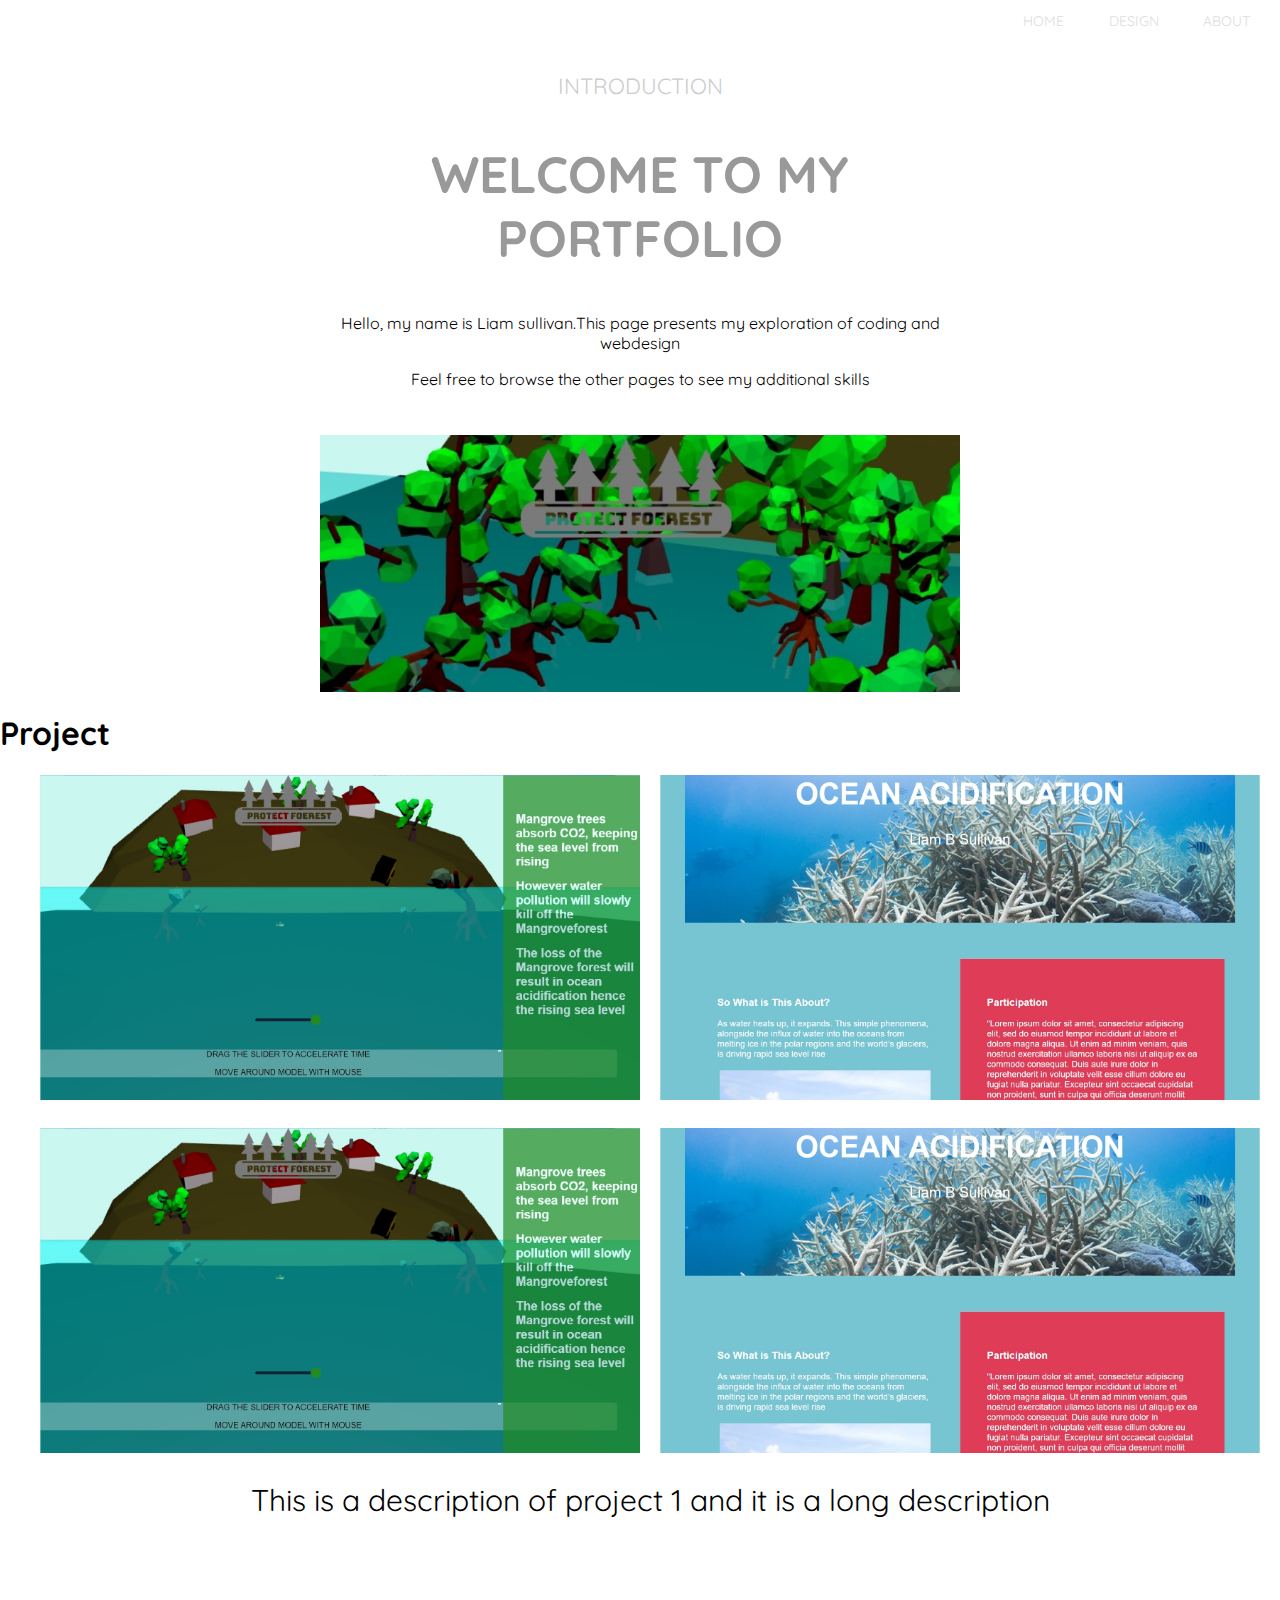
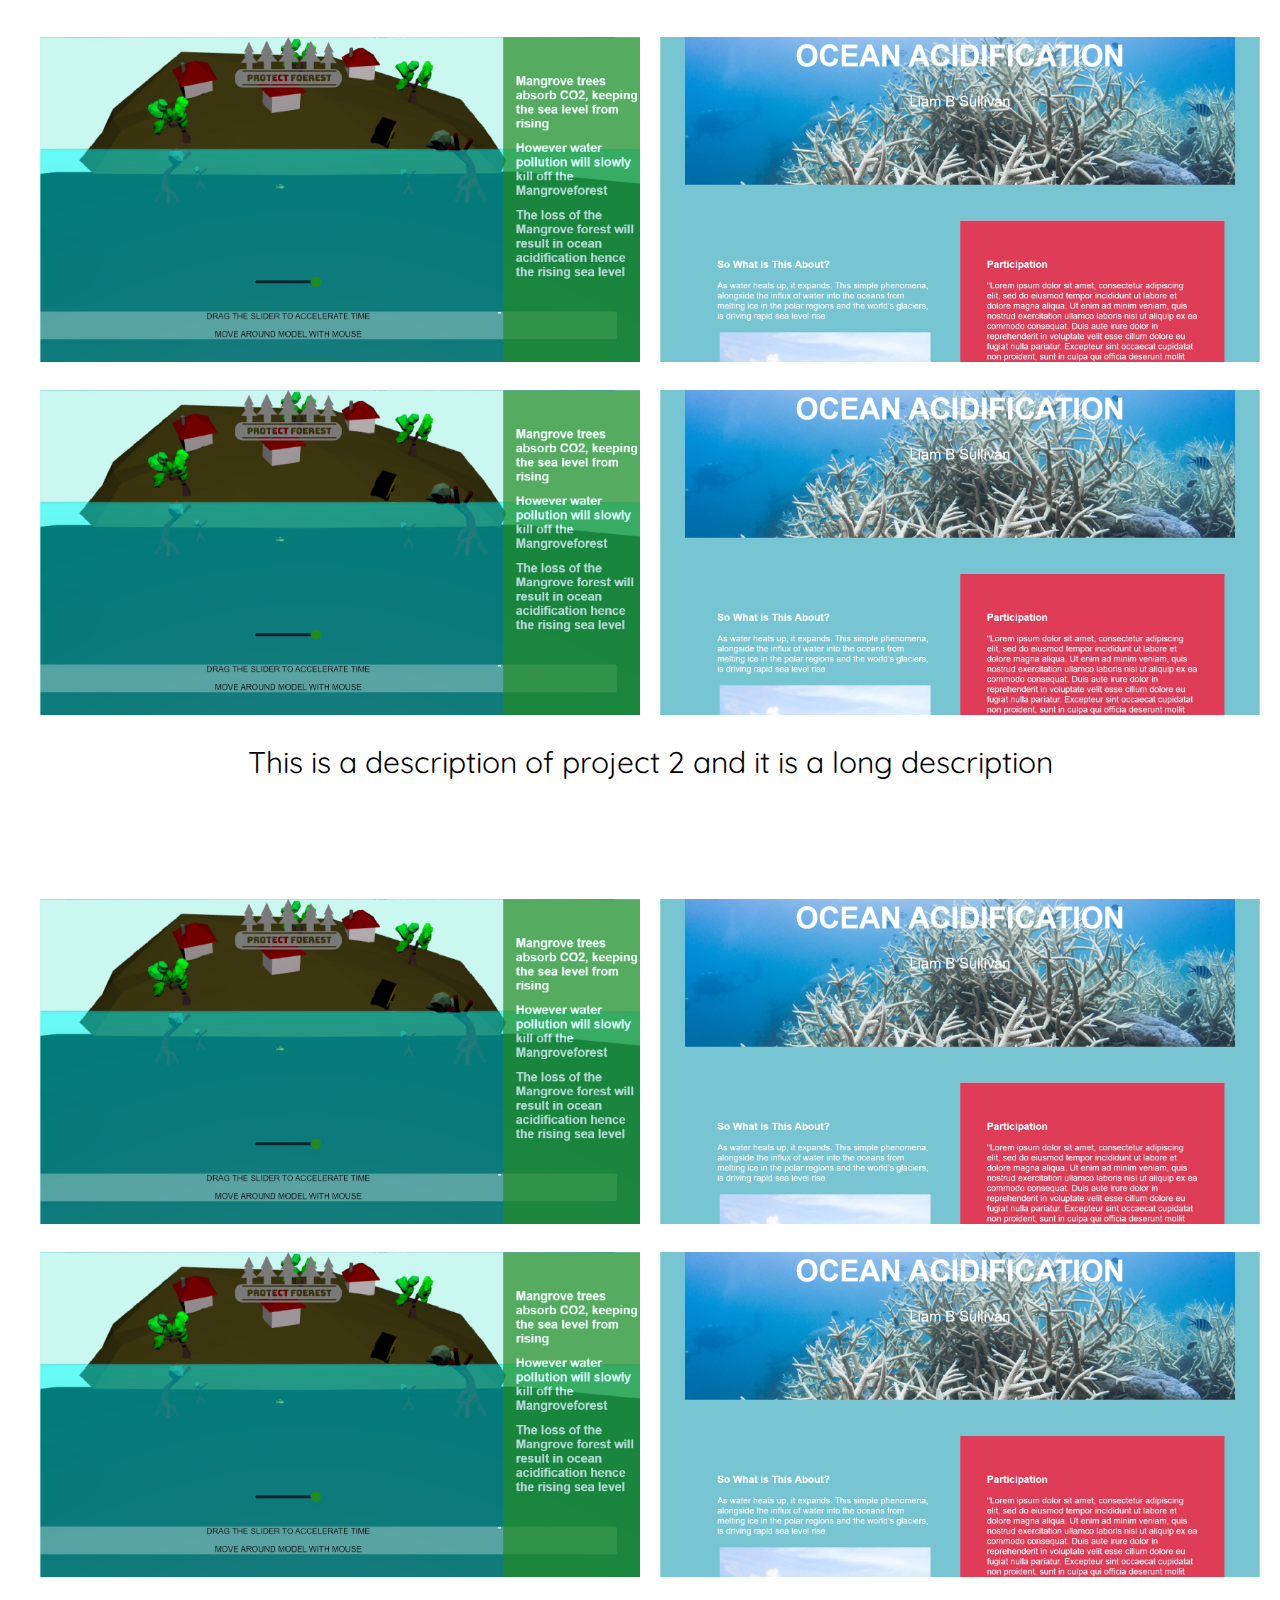
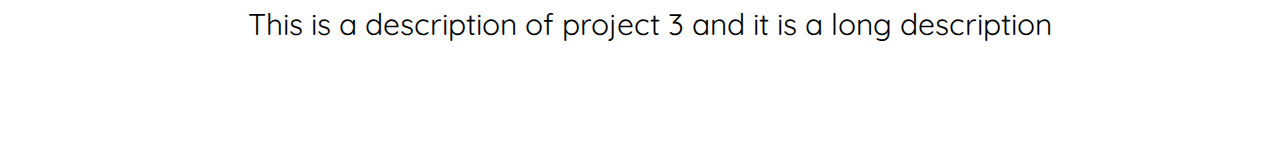
<file: index.html>
<!DOCTYPE html>
<html lang="en">

<head>
    <meta charset="utf-8">
    <meta name="viewport" content="width=device-width, initial-scale=1.0">
    <title>Portfolio</title>

    <!--    Load Font      -->
    <link href="https://fonts.googleapis.com/css?family=Lora:700i&display=swap" rel="stylesheet">
    <link rel="stylesheet" href="css/site.css">

</head>
<body>
    <div id="wrapper">
        <div id="dark">
            <header>

                <nav class="menu" id="siteNav">
                    <ul>
                        <li><a href="index.html" class="current">Home</a></li>
                        <li><a href="news.html">Design</a></li>                        
                        <li><a href="about.html">About</a></li>
                    </ul>
                </nav>
            </header>
        </div>
        <div class="section-head">
            <p class="intro">Introduction</p>
            <h2>Welcome to my Portfolio</h2>
            <p>Hello, my name is Liam sullivan.This page presents my exploration of coding and webdesign</p>
            <p>Feel free to browse the other pages to see my additional skills</p>

        </div>
    </div>

    <img src="img/oa1.jpg" class="center">

    <h1>Project</h1>
      <div class="grid-container">
        <div class="project1picture1">
            <img onclick="ShowImg('Image One', this)" src="img/oa2.jpg" class="sidebyside"/>
        </div>
        <div class="project1picture2">
            <img onclick="ShowImg('Image Two', this)" src="img/oa3.jpg" class="sidebyside"/>
        </div>
        <div class="project1picture3">
            <img onclick="ShowImg('Image Three', this)" src="img/oa2.jpg" class="sidebyside"/>
        </div>
        <div class="project1picture4">
            <img onclick="ShowImg('Image Four', this)" src="img/oa3.jpg" class="sidebyside"/>
        </div>
        <div class="p1d">
            <div style="text-align: center;">This is a description of project 1 and it is a long description<p><br></p></div>
        </div>
        <div class="project2picture1">
            <img onclick="ShowImg('Image One', this)" src="img/oa2.jpg" class="sidebyside"/>
        </div>
        <div class="project2picture2">
            <img onclick="ShowImg('Image Two', this)" src="img/oa3.jpg" class="sidebyside"/>
        </div>
        <div class="project2picture3">
            <img onclick="ShowImg('Image Three', this)" src="img/oa2.jpg" class="sidebyside"/>
        </div>
        <div class="project2picture4">
            <img onclick="ShowImg('Image Four', this)" src="img/oa3.jpg" class="sidebyside"/>
        </div>
        <div class="p2d">
            <div style="text-align: center;">This is a description of project 2 and it is a long description<p><br></p></div>
        </div>
        <div class="project3picture1">
            <img onclick="ShowImg('Image One', this)" src="img/oa2.jpg" class="sidebyside"/>
        </div>
        <div class="project3picture2">
            <img onclick="ShowImg('Image Two', this)" src="img/oa3.jpg" class="sidebyside"/>
        </div>
        <div class="project3picture3">
            <img onclick="ShowImg('Image Three', this)" src="img/oa2.jpg" class="sidebyside"/>
        </div>
        <div class="project3picture4">
            <img onclick="ShowImg('Image Four', this)" src="img/oa3.jpg" class="sidebyside"/>
        </div>
        <div class="p3d">
            <div style="text-align: center;">This is a description of project 3 and it is a long description<p><br></p></div>
        </div>
      </div>
      <div id="myModal" class="modal">
        <span class="close">&times;</span>
        <img class="modal-content" id="img01">
        <div id="caption"></div>
      </div>
      <p><br></p><br>
</body>
<script>
    // Get the modal
    var modal = document.getElementById("myModal");
    
    // Get the image and insert it inside the modal - use its "alt" text as a caption
    var captionText = document.getElementById("caption");
    function ShowImg(caption, el){
      var img = el
      var modalImg = document.getElementById("img01");
      modal.style.display = "block";
      modalImg.src = el.src;
      captionText.innerHTML = caption;
    }
    // img.onclick = function(){
    //   modal.style.display = "block";
    //   modalImg.src = this.src;
    //   captionText.innerHTML = this.alt;
    // }
    
    // Get the <span> element that closes the modal
    var span = document.getElementsByClassName("close")[0];
    
    // When the user clicks on <span> (x), close the modal
    span.onclick = function() { 
      modal.style.display = "none";
    }
</script>
</html>
</file>
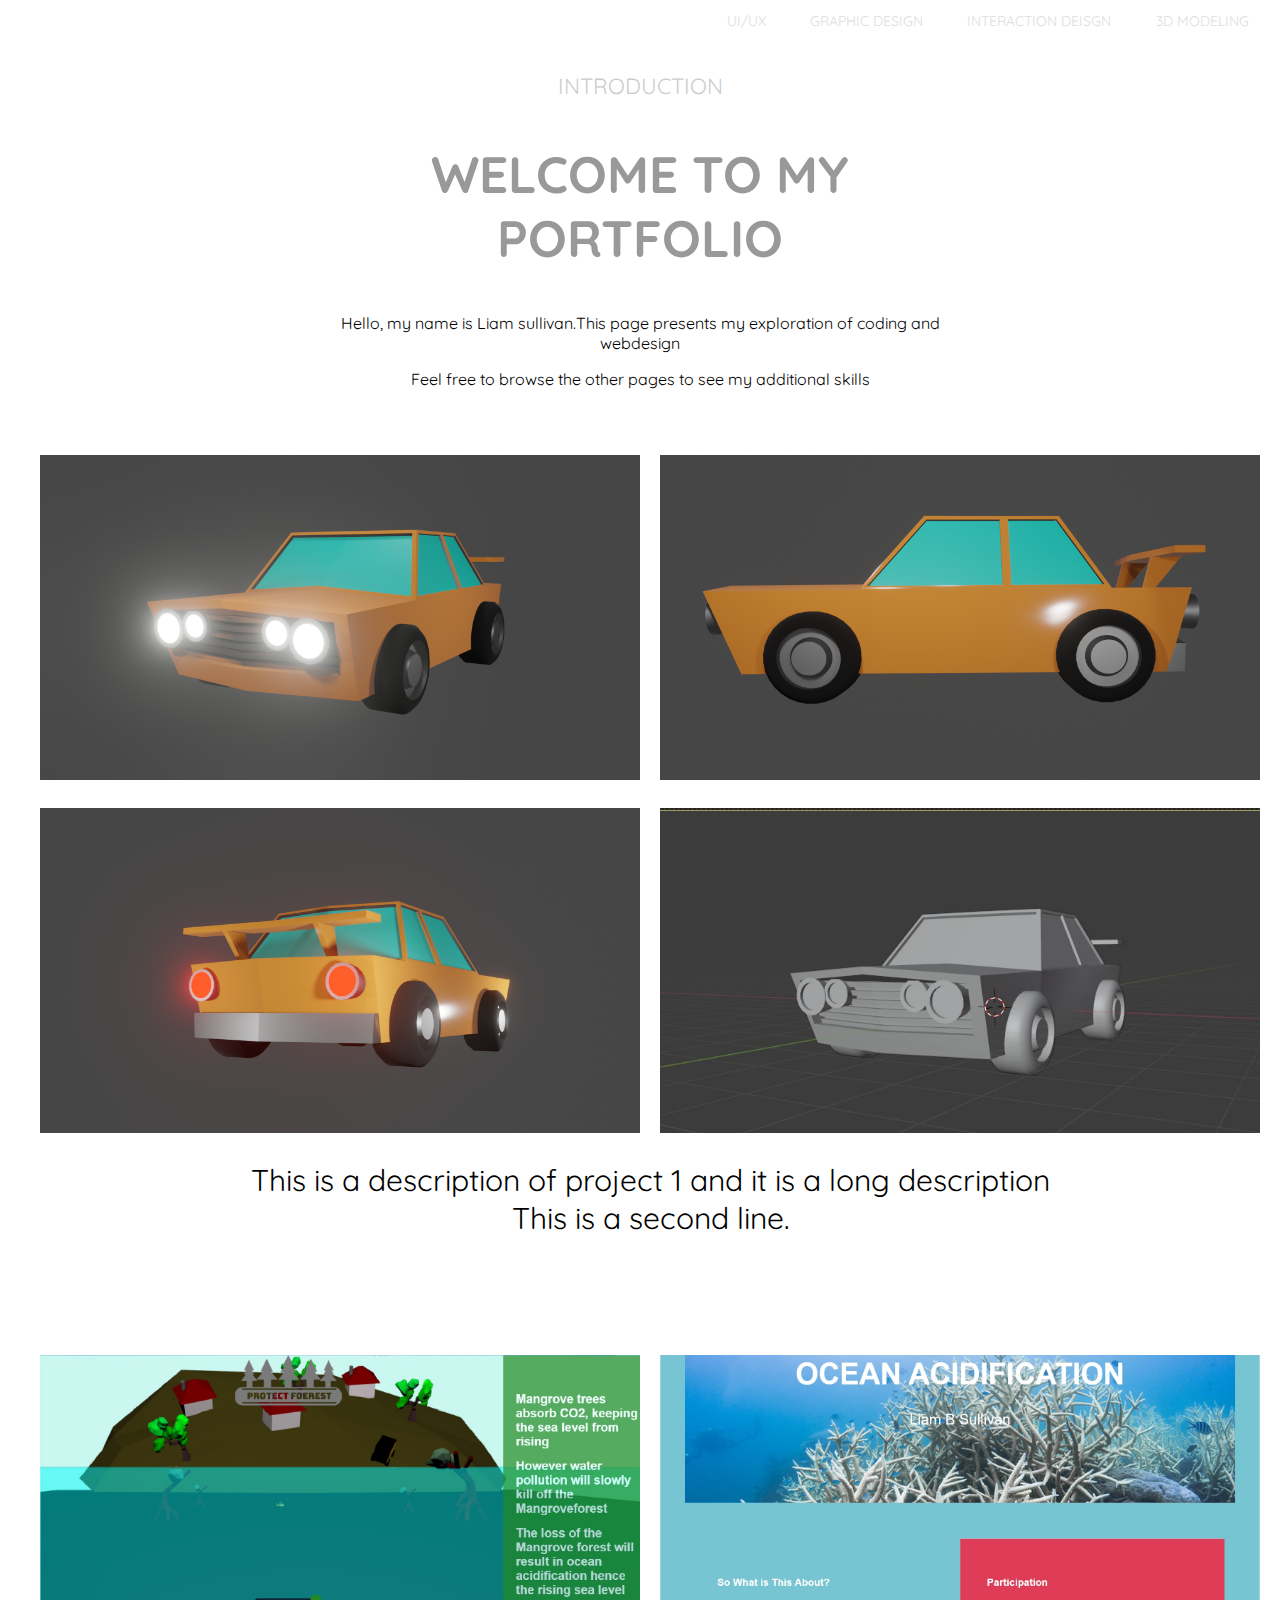
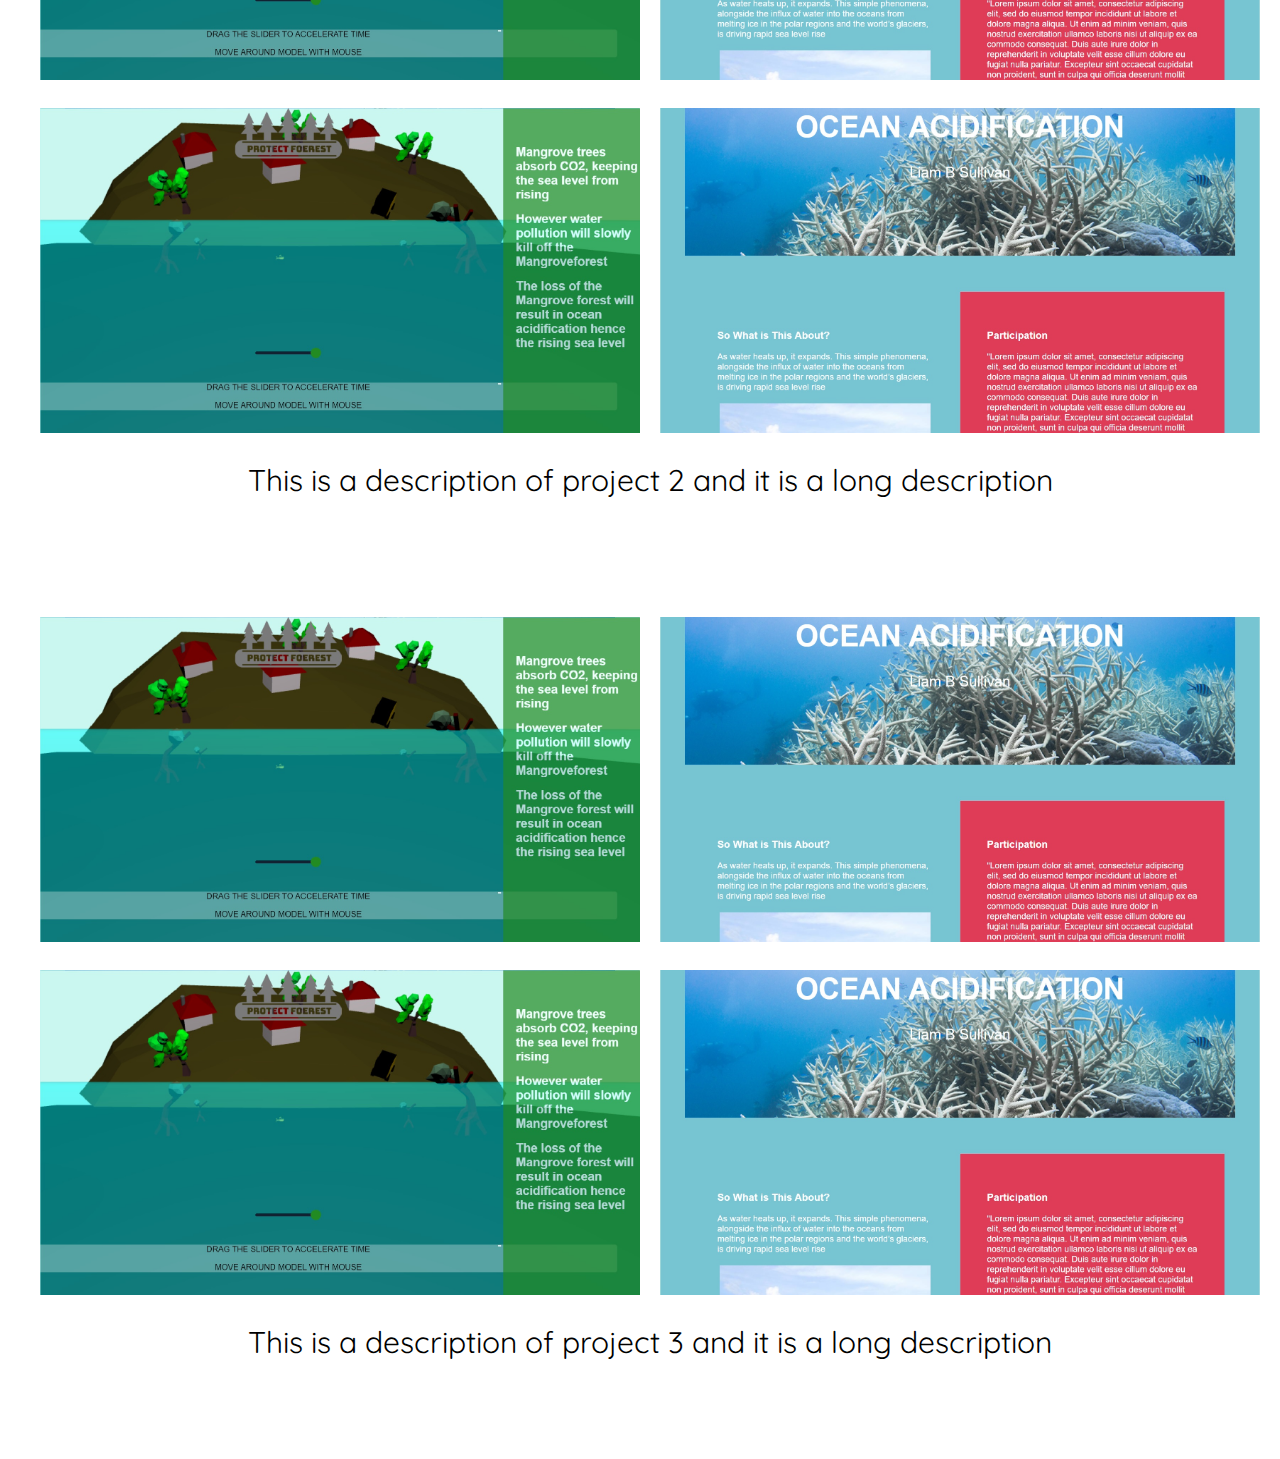
<file: 3D.html>
<!DOCTYPE html>
<html lang="en">

<head>
    <meta charset="utf-8">
    <meta name="viewport" content="width=device-width, initial-scale=1.0">
    <title>LiamS_Portfolio</title>

    <!--    Load Font      -->
    <link href="https://fonts.googleapis.com/css?family=Quicksand:700i&display=swap" rel="stylesheet">
    <link rel="stylesheet" href="css/site.css">

</head>
<body>
    <div id="wrapper">
        <div id="dark">
            <header>

                <nav class="menu" id="siteNav">
                    <ul>
                        <li><a href="UI_UX.html">UI/UX</a></li>                        
                        <li><a href="graphic_design.html">Graphic Design</a></li> 
                        <li><a href="interaction.html">Interaction Deisgn</a></li>
                        <li><a href="3D.html" class="current">3D Modeling</a></li>   
                    </ul>
                </nav>
            </header>
        </div>
        <div class="section-head">
            <p class="intro">Introduction</p>
            <h2>Welcome to my Portfolio</h2>
            <p>Hello, my name is Liam sullivan.This page presents my exploration of coding and webdesign</p>
            <p>Feel free to browse the other pages to see my additional skills</p>

        </div>
    </div>

      <div class="grid-container">
        <div class="project1picture1">
            <img onclick="ShowImg('Car frontview', this)" src="img/CarFront.png" class="sidebyside"/>
        </div>
        <div class="project1picture2">
            <img onclick="ShowImg('Car sideview', this)" src="img/CarSide.png" class="sidebyside"/>
        </div>
        <div class="project1picture3">
            <img onclick="ShowImg('Car backtview', this)" src="img/CarBackpng.png" class="sidebyside"/>
        </div>
        <div class="project1picture4">
            <img onclick="ShowImg('Car without modifiers', this)" src="img/CarBlank.jpg" class="sidebyside"/>
        </div>
        <div class="p1d">
            <div style="text-align: center;">
                This is a description of project 1 and it is a long description<br>
                This is a second line.<p><br></p>
            </div>
        </div>
        <div class="project2picture1">
            <img onclick="ShowImg('Image One', this)" src="img/oa2.jpg" class="sidebyside"/>
        </div>
        <div class="project2picture2">
            <img onclick="ShowImg('Image Two', this)" src="img/oa3.jpg" class="sidebyside"/>
        </div>
        <div class="project2picture3">
            <img onclick="ShowImg('Image Three', this)" src="img/oa2.jpg" class="sidebyside"/>
        </div>
        <div class="project2picture4">
            <img onclick="ShowImg('Image Four', this)" src="img/oa3.jpg" class="sidebyside"/>
        </div>
        <div class="p2d">
            <div style="text-align: center;">This is a description of project 2 and it is a long description<p><br></p></div>
        </div>
        <div class="project3picture1">
            <img onclick="ShowImg('Image One', this)" src="img/oa2.jpg" class="sidebyside"/>
        </div>
        <div class="project3picture2">
            <img onclick="ShowImg('Image Two', this)" src="img/oa3.jpg" class="sidebyside"/>
        </div>
        <div class="project3picture3">
            <img onclick="ShowImg('Image Three', this)" src="img/oa2.jpg" class="sidebyside"/>
        </div>
        <div class="project3picture4">
            <img onclick="ShowImg('Image Four', this)" src="img/oa3.jpg" class="sidebyside"/>
        </div>
        <div class="p3d">
            <div style="text-align: center;">This is a description of project 3 and it is a long description<p><br></p></div>
        </div>
      </div>
      <div id="myModal" class="modal">
        <span class="close">&times;</span>
        <img class="modal-content" id="img01">
        <div id="caption"></div>
      </div>
      <p><br></p><br>
</body>
<script>
    // Get the modal
    var modal = document.getElementById("myModal");
    
    // Get the image and insert it inside the modal - use its "alt" text as a caption
    var captionText = document.getElementById("caption");
    function ShowImg(caption, el){
      var img = el
      var modalImg = document.getElementById("img01");
      modal.style.display = "block";
      modalImg.src = el.src;
      captionText.innerHTML = caption;
    }
    // img.onclick = function(){
    //   modal.style.display = "block";
    //   modalImg.src = this.src;
    //   captionText.innerHTML = this.alt;
    // }
    
    // Get the <span> element that closes the modal
    var span = document.getElementsByClassName("close")[0];
    
    // When the user clicks on <span> (x), close the modal
    span.onclick = function() { 
      modal.style.display = "none";
    }
</script>
</html>
</file>
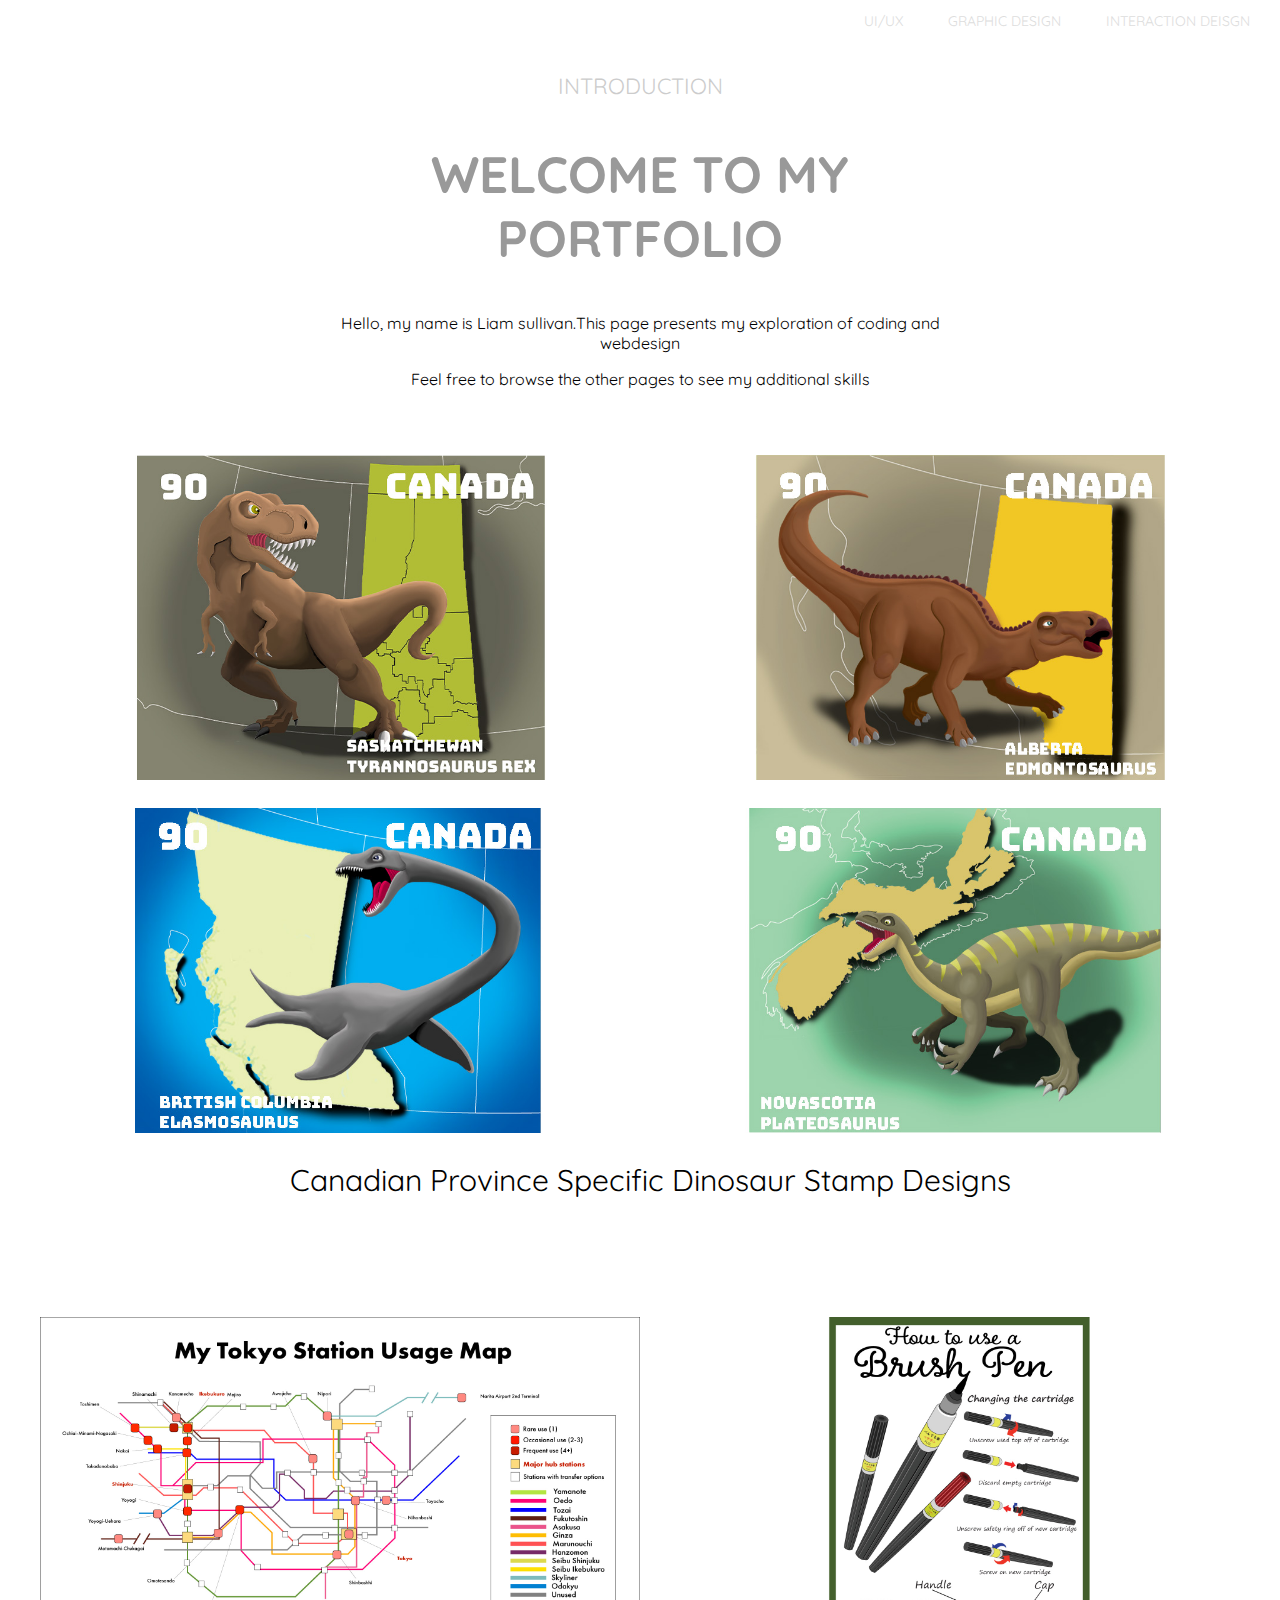
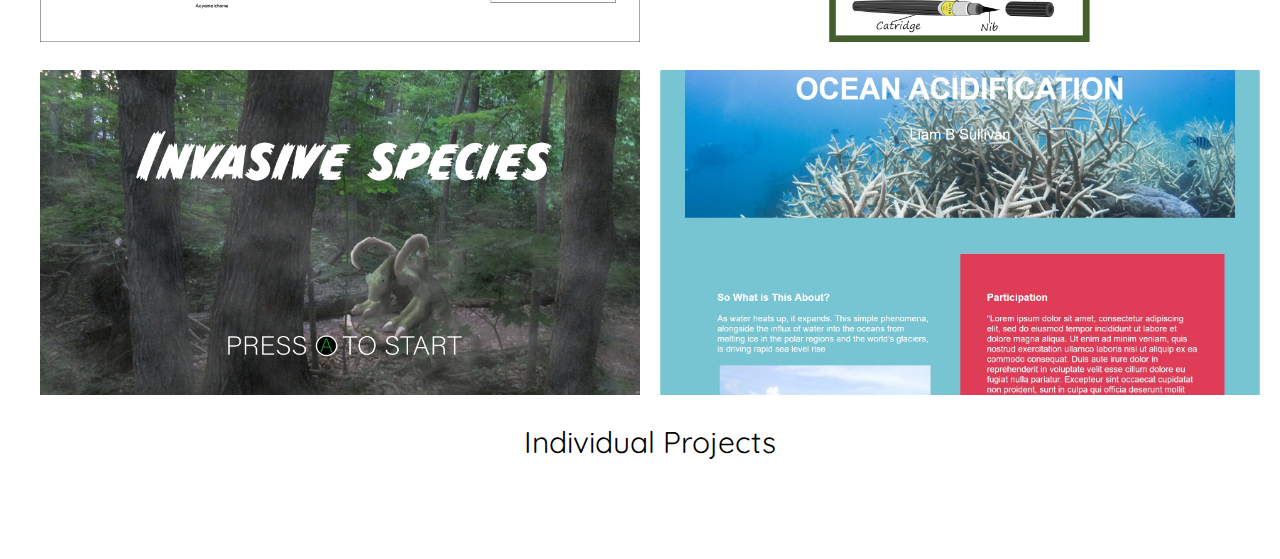
<file: graphic_design.html>
<!DOCTYPE html>
<html lang="en">

<head>
    <meta charset="utf-8">
    <meta name="viewport" content="width=device-width, initial-scale=1.0">
    <title>LiamS_Portfolio</title>

    <!--    Load Font      -->
    <link href="https://fonts.googleapis.com/css?family=Quicksand:700i&display=swap" rel="stylesheet">
    <link rel="stylesheet" href="css/site.css">

</head>
<body>
    <div id="wrapper">
        <div id="dark">
            <header>

                <nav class="menu" id="siteNav">
                    <ul>
                        <li><a href="UI_UX.html">UI/UX</a></li>                        
                        <li><a href="graphic_design.html" class="current">Graphic Design</a></li> 
                        <li><a href="interaction.html">Interaction Deisgn</a></li>
                    </ul>
                </nav>
            </header>
        </div>
        <div class="section-head">
            <p class="intro">Introduction</p>
            <h2>Welcome to my Portfolio</h2>
            <p>Hello, my name is Liam sullivan.This page presents my exploration of coding and webdesign</p>
            <p>Feel free to browse the other pages to see my additional skills</p>

        </div>
    </div>

     <div class="grid-container">
        <div class="project1picture1">
            <img onclick="ShowImg('Tyrannosaurus/ Saskachewan', this)" src="img/d1_Trex.jpg" class="sidebyside"/>
        </div>
        <div class="project1picture2">
            <img onclick="ShowImg('Edmontosaurus/ Alberta', this)" src="img/d2_Edmontosaurus.jpg" class="sidebyside"/>
        </div>
        <div class="project1picture3">
            <img onclick="ShowImg('Elasmosaurus/ British Columbia', this)" src="img/d3_Elasmosaurus.jpg" class="sidebyside"/>
        </div>
        <div class="project1picture4">
            <img onclick="ShowImg('Plateosaurus/ Navascotia', this)" src="img/d4_Plateosaurus.jpg" class="sidebyside"/>
        </div>
        <div class="p1d">
            <div style="text-align: center;">
                Canadian Province Specific Dinosaur Stamp Designs<br>
            <p><br></p>
            </div>
        </div>
        <div class="project2picture1">
            <img onclick="ShowImg('Train Map of tokyo and the frequency I used the different stations over the course of two months during the pandemic. In Tokyo it is difficult to avoid the major hub stations which are usually crowded. I wanted to figure out if I was successful finding alternative routes.', this)" src="img/TrainMapFinalai.jpg" class="sidebyside"/>
        </div>
        <div class="project2picture2">
            <img onclick="ShowImg('Brush pen inforgraphic for how to change the cartridge.', this)" src="img/pen3.jpg" class="sidebyside"/>
        </div>
        <div class="project2picture3">
            <img onclick="ShowImg('Image Three', this)" src="img/gameTitleScreen.jpg" class="sidebyside"/>
        </div>
        <div class="project2picture4">
            <img onclick="ShowImg('Image Four', this)" src="img/oa3.jpg" class="sidebyside"/>
        </div>
        <div class="p2d">
            <div style="text-align: center;">Individual Projects<p><br></p></div>
        </div>
     <!--   <div class="project3picture1">
            <img onclick="ShowImg('Image One', this)" src="img/oa2.jpg" class="sidebyside"/>
        </div>
        <div class="project3picture2">
            <img onclick="ShowImg('Image Two', this)" src="img/oa3.jpg" class="sidebyside"/>
        </div>
        <div class="project3picture3">
            <img onclick="ShowImg('Image Three', this)" src="img/oa2.jpg" class="sidebyside"/>
        </div>
        <div class="project3picture4">
            <img onclick="ShowImg('Image Four', this)" src="img/oa3.jpg" class="sidebyside"/>
        </div>
        <div class="p3d">
            <div style="text-align: center;">This is a description of project 3 and it is a long description<p><br></p></div>
        </div> --> 
      </div>
      <div id="myModal" class="modal">
        <span class="close">&times;</span>
        <img class="modal-content" id="img01">
        <div id="caption"></div>
      </div>
      <p><br></p><br>
</body>
<script>
    // Get the modal
    var modal = document.getElementById("myModal");
    
    // Get the image and insert it inside the modal - use its "alt" text as a caption
    var captionText = document.getElementById("caption");
    function ShowImg(caption, el){
      var img = el
      var modalImg = document.getElementById("img01");
      modal.style.display = "block";
      modalImg.src = el.src;
      captionText.innerHTML = caption;
    }
    // img.onclick = function(){
    //   modal.style.display = "block";
    //   modalImg.src = this.src;
    //   captionText.innerHTML = this.alt;
    // }
    
    // Get the <span> element that closes the modal
    var span = document.getElementsByClassName("close")[0];
    
    // When the user clicks on <span> (x), close the modal
    span.onclick = function() { 
      modal.style.display = "none";
    }
</script>
</html>
</file>
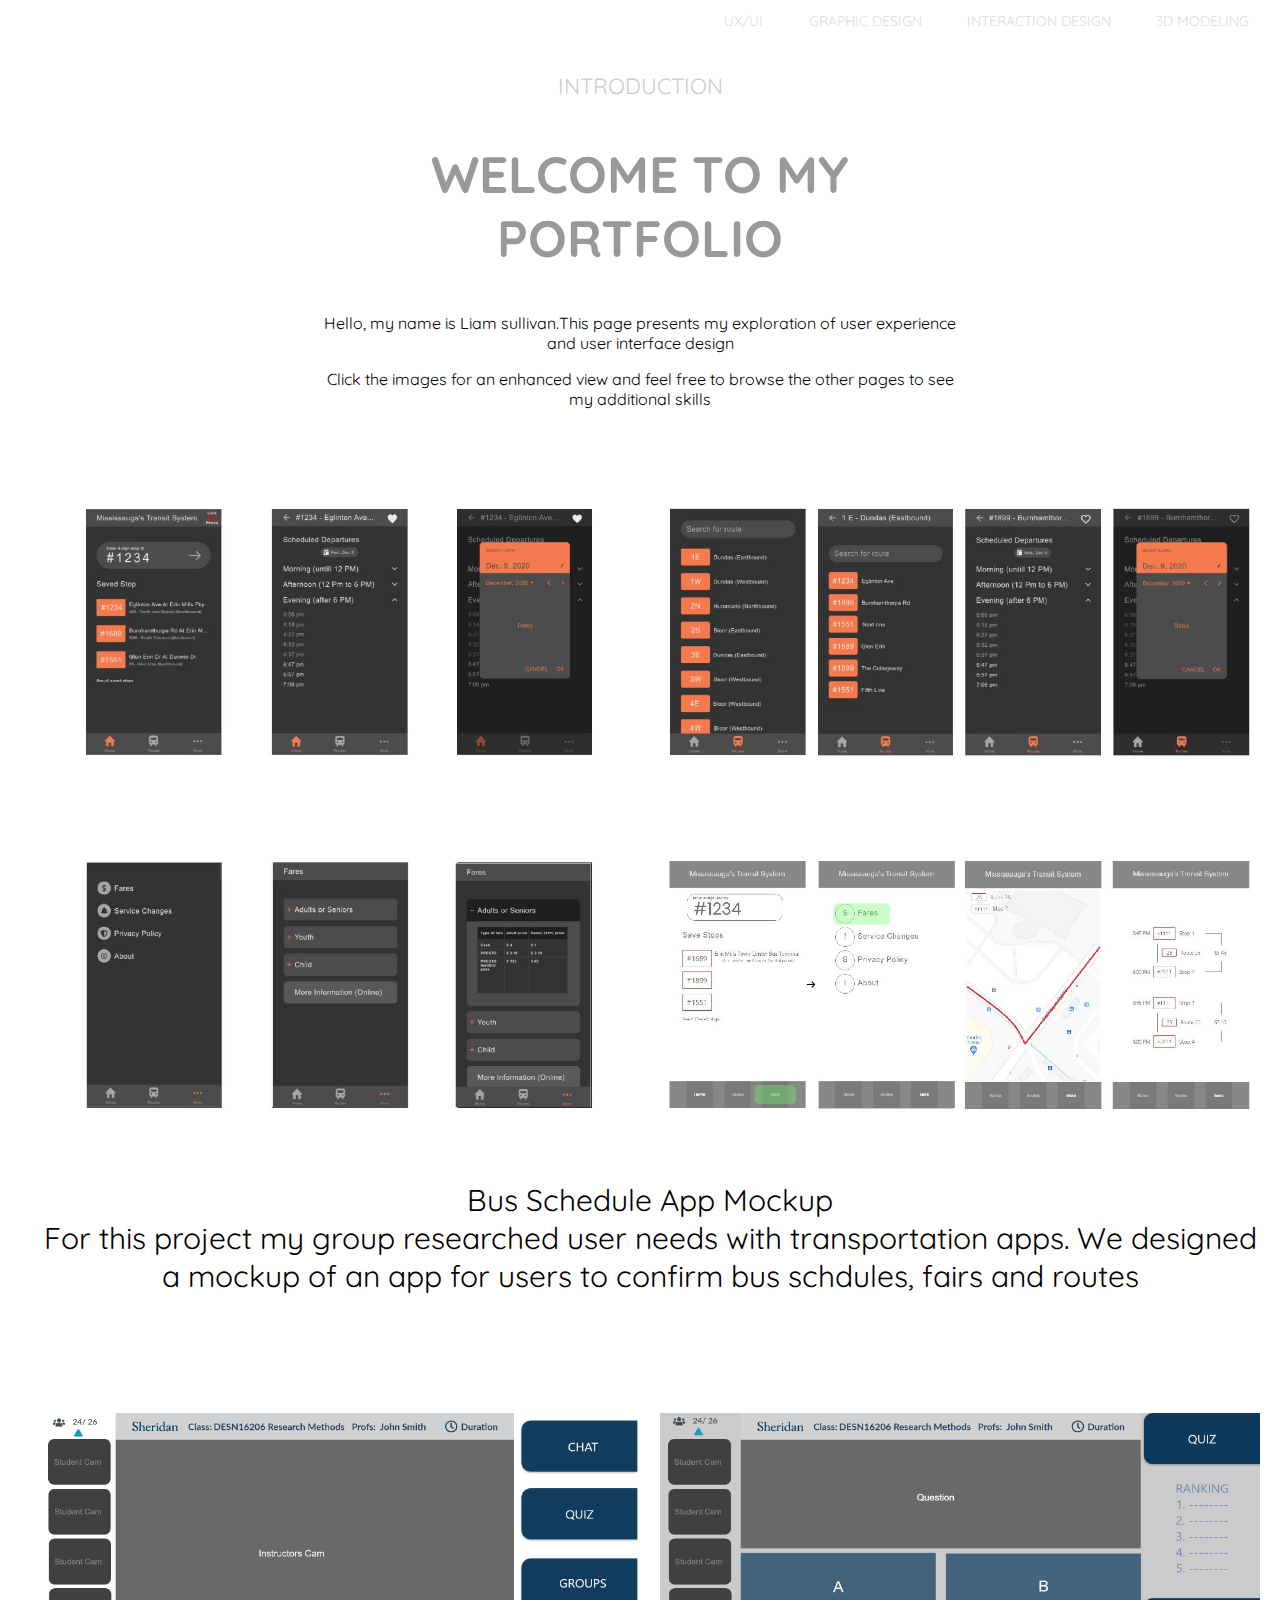
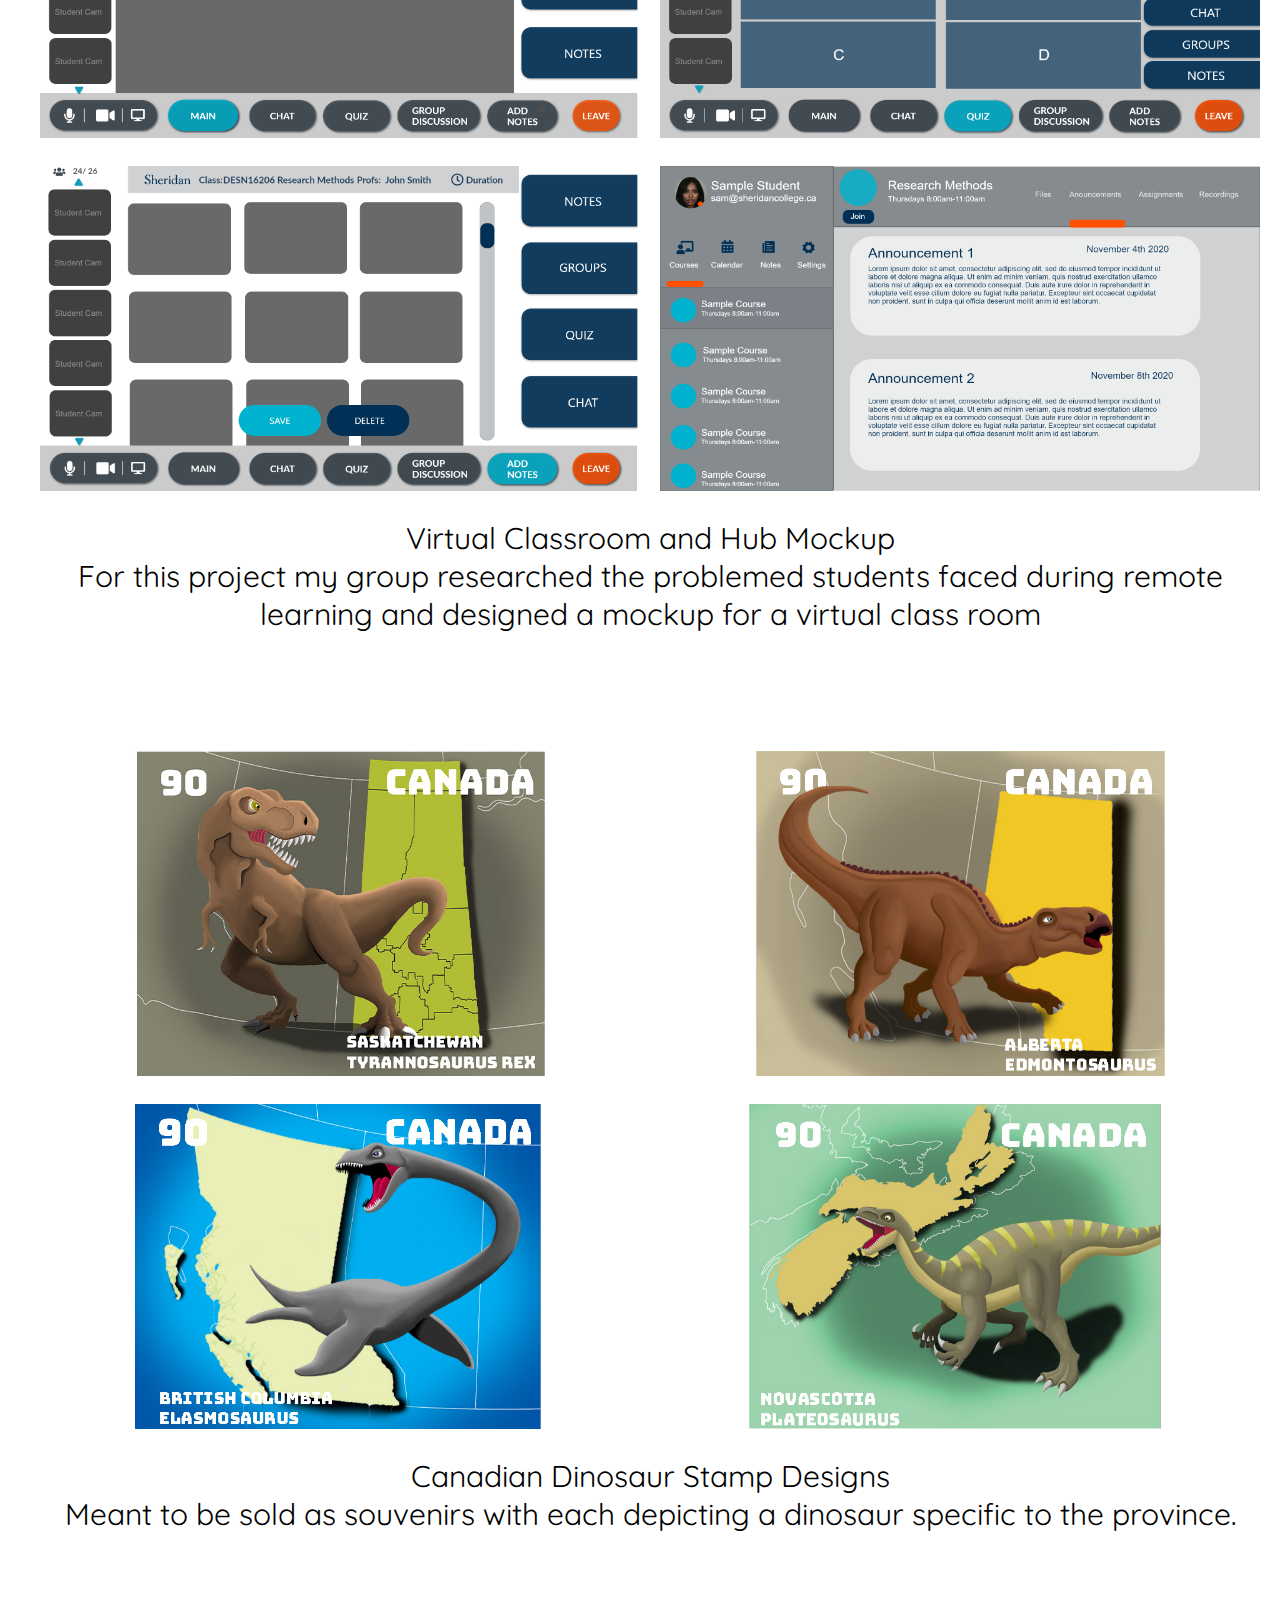
<file: home.html>
<!DOCTYPE html>
<html lang="en">

<head>
    <meta charset="utf-8">
    <meta name="viewport" content="width=device-width, initial-scale=1.0">
    <title>LiamS_Portfolio</title>

    <!--    Load Font      -->
    <link href="https://fonts.googleapis.com/css2?family=Prompt:wght@300&display=swap" rel="stylesheet">
    <link rel="stylesheet" href="css/site.css">

</head>
<body>
    <div id="wrapper">
        <div id="dark">
            <header>

                <nav class="menu" id="siteNav">
                    <ul>
                        <li><a href="UI_UX.html" class="current">UX/UI</a></li> 
                        <li><a href="graphic_design.html" class="current">Graphic Design</a></li> 
                        <li><a href="interaction.html">Interaction Design</a></li>
                        <li><a href="3D.html" class="current">3D Modeling</a></li>                       
                    </ul>
                </nav>
            </header>
        </div>
        <div class="section-head">
            <p class="intro">Introduction</p>
            <h2>Welcome to my Portfolio</h2>
            <p>Hello, my name is Liam sullivan.This page presents my exploration of user experience and user interface design</p>
            <p>Click the images for an enhanced view and feel free to browse the other pages to see my additional skills</p>

        </div>
    </div>


      <div class="grid-container">
        <div class="project1picture1">
            <img onclick="ShowImg('Low Fildelity Prototype: Bookmarking frequent route', this)" src="img/UI1.jpg" class="sidebyside"/>
        </div>
        <div class="project1picture2">
            <img onclick="ShowImg('Low Fildelity Prototype: Searching route and schedule', this)" src="img/UI2.jpg" class="sidebyside"/>
        </div>
        <div class="project1picture3">
            <img onclick="ShowImg('Low Fildelity Prototype: Checking map and fair', this)" src="img/UI3.jpg" class="sidebyside"/>
        </div>
        <div class="project1picture4">
            <img onclick="ShowImg('Low fidelity Prototype', this)" src="img/UI4.jpg" class="sidebyside"/>
        </div>
        <div class="p1d">
            <div style="text-align: center;">
                Bus Schedule App Mockup<br>
                For this project my group researched user needs with transportation apps. We designed a mockup of an app for users to confirm bus schdules, fairs and routes<p><br></p>
            </div>
        </div>
        <div class="project2picture1">
            <img onclick="ShowImg('Virtual classroom main screen', this)" src="img/UI5.png" class="sidebyside"/>
        </div>
        <div class="project2picture2">
            <img onclick="ShowImg('Virtual classroom quiz screen: ', this)" src="img/UI6.png" class="sidebyside"/>
        </div>
        <div class="project2picture3">
            <img onclick="ShowImg('LVirtual classroom record user recorded section', this)" src="img/UI7.png" class="sidebyside"/>
        </div>
        <div class="project2picture4">
            <img onclick="ShowImg('Class hub', this)" src="img/UI8.png" class="sidebyside"/>
        </div>
        <div class="p2d">
            <div style="text-align: center;">
                Virtual Classroom and Hub Mockup<br>
                For this project my group researched the problemed students faced during remote learning and designed a mockup for a virtual class room<p><br></p>
            </div>
        </div>
        <div class="project1picture1">
            <img onclick="ShowImg('Image One', this)" src="img/d1_Trex.jpg" class="sidebyside"/>
        </div>
        <div class="project1picture2">
            <img onclick="ShowImg('Image Two', this)" src="img/d2_Edmontosaurus.jpg" class="sidebyside"/>
        </div>
        <div class="project1picture3">
            <img onclick="ShowImg('Image Three', this)" src="img/d3_Elasmosaurus.jpg" class="sidebyside"/>
        </div>
        <div class="project1picture4">
            <img onclick="ShowImg('Image Four', this)" src="img/d4_Plateosaurus.jpg" class="sidebyside"/>
        </div>
        <div class="p3d">
            <div style="text-align: center;">
                Canadian Dinosaur Stamp Designs<br>
                Meant to be sold as souvenirs with each depicting a dinosaur specific to the province.<p><br></p>
            </div>
        </div>
      </div>
      <div id="myModal" class="modal">
        <span class="close">&times;</span>
        <img class="modal-content" id="img01">
        <div id="caption"></div>
      </div>
      <p><br></p><br>
</body>
<script>
    // Get the modal
    var modal = document.getElementById("myModal");
    
    // Get the image and insert it inside the modal - use its "alt" text as a caption
    var captionText = document.getElementById("caption");
    function ShowImg(caption, el){
      var img = el
      var modalImg = document.getElementById("img01");
      modal.style.display = "block";
      modalImg.src = el.src;
      captionText.innerHTML = caption;
    }
    // img.onclick = function(){
    //   modal.style.display = "block";
    //   modalImg.src = this.src;
    //   captionText.innerHTML = this.alt;
    // }
    
    // Get the <span> element that closes the modal
    var span = document.getElementsByClassName("close")[0];
    
    // When the user clicks on <span> (x), close the modal
    span.onclick = function() { 
      modal.style.display = "none";
    }
</script>
</html>
</file>
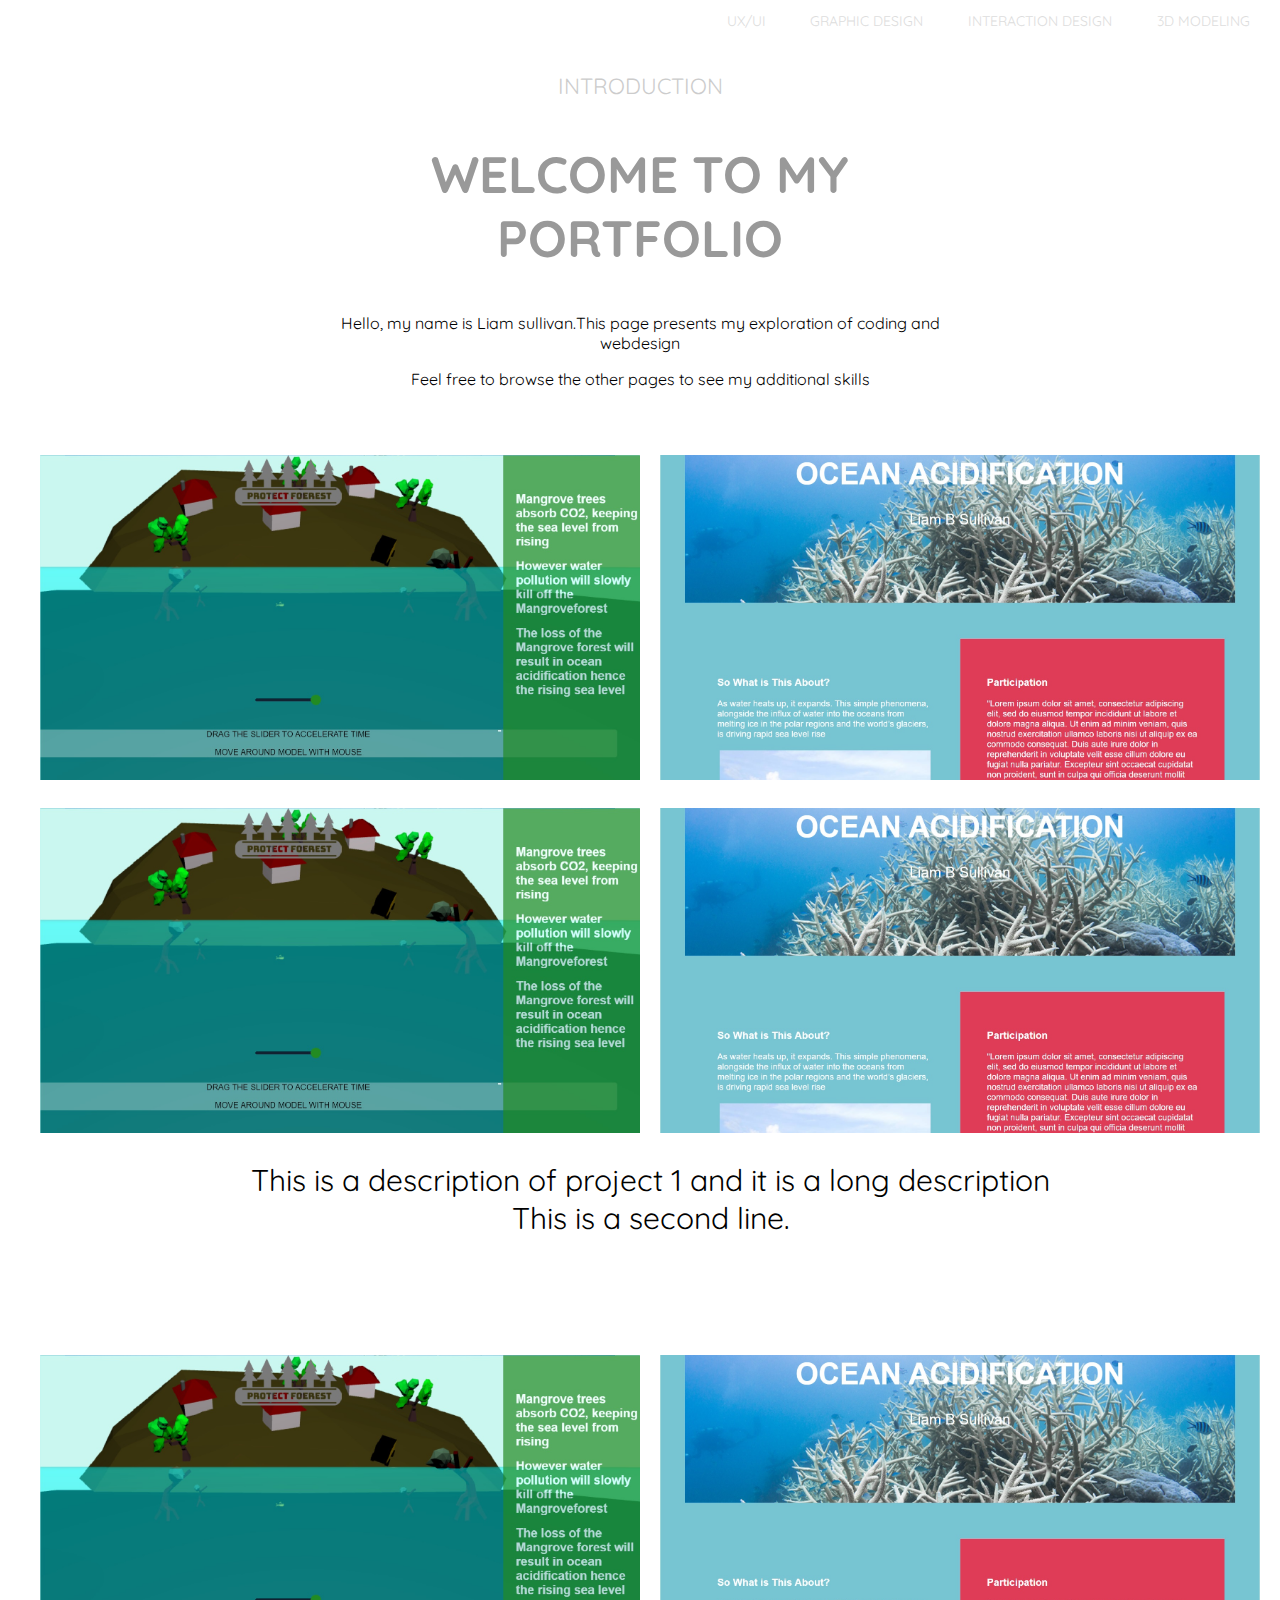
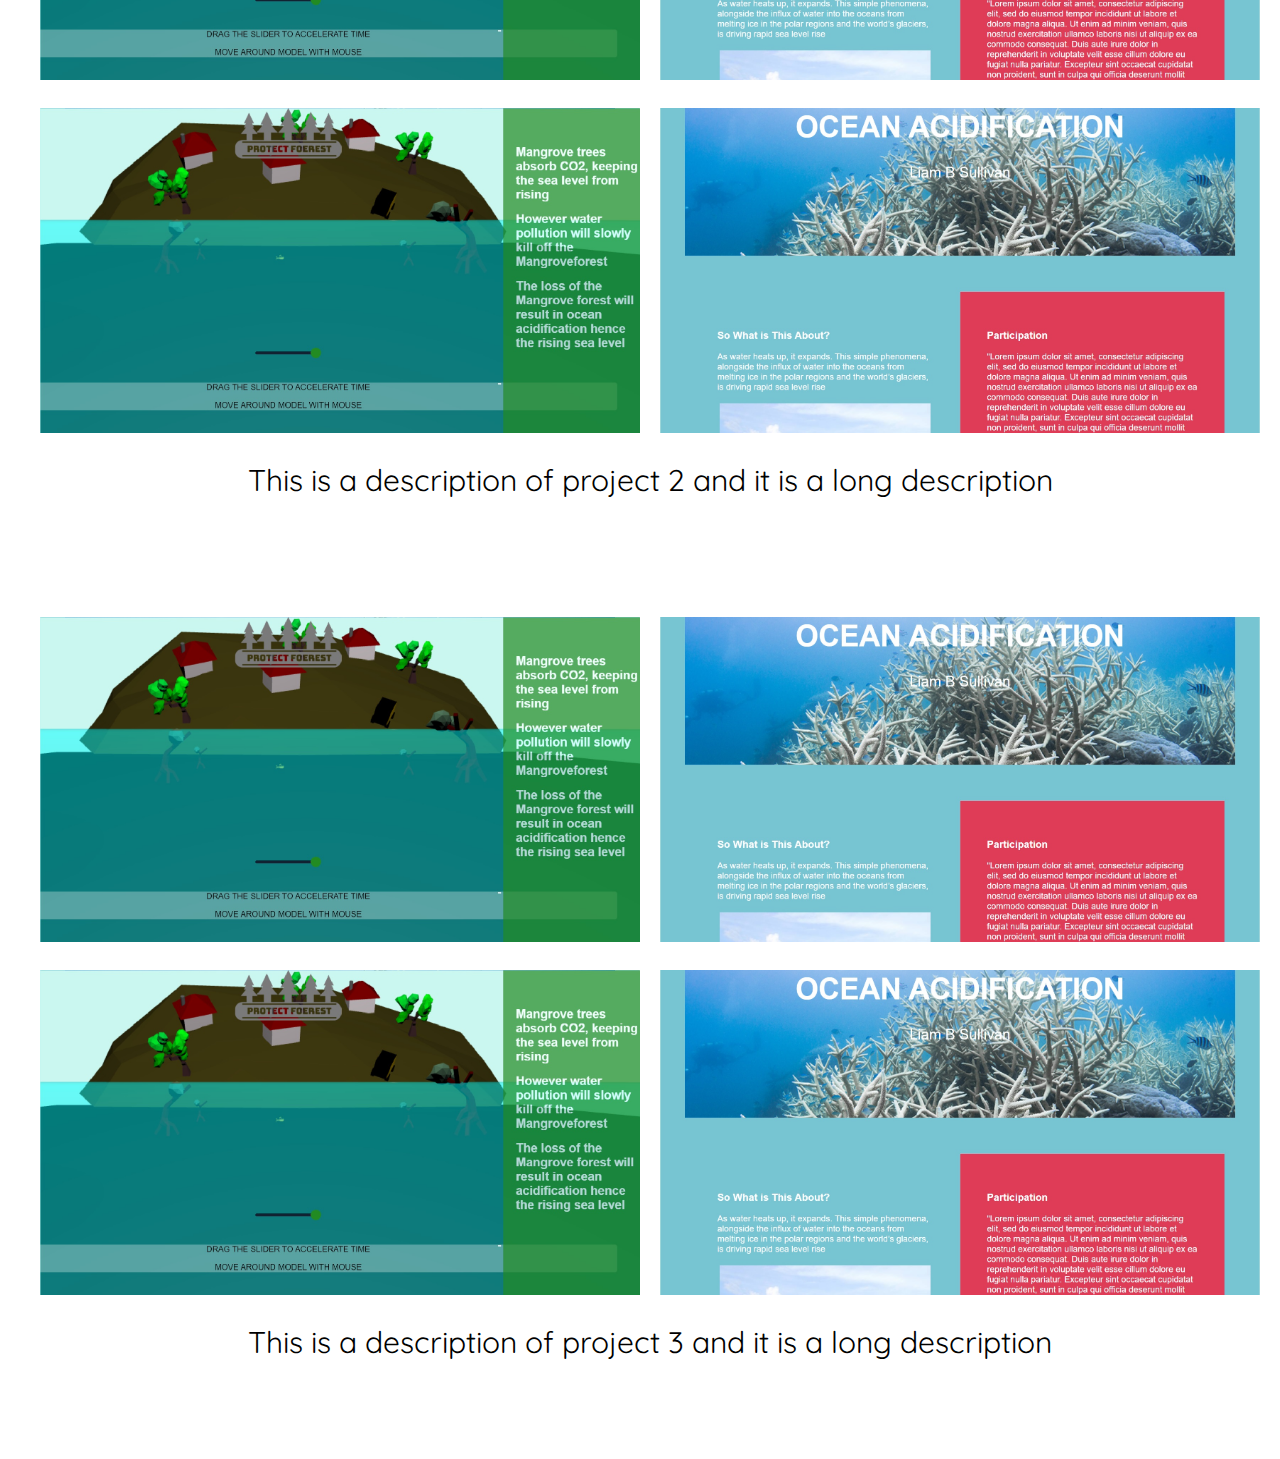
<file: interaction.html>
<!DOCTYPE html>
<html lang="en">

<head>
    <meta charset="utf-8">
    <meta name="viewport" content="width=device-width, initial-scale=1.0">
    <title>LiamS_Portfolio</title>

    <!--    Load Font      -->
    <link href="https://fonts.googleapis.com/css?family=Quicksand:700i&display=swap" rel="stylesheet">
    <link rel="stylesheet" href="css/site.css">

</head>
<body>
    <div id="wrapper">
        <div id="dark">
            <header>

                <nav class="menu" id="siteNav">
                    <ul>
                        <li><a href="UI_UX.html">UX/UI</a></li> 
                        <li><a href="graphic_design.html">Graphic Design</a></li> 
                        <li><a href="interaction.html"class="current">Interaction Design</a></li>
                        <li><a href="3D.html">3D Modeling</a></li>                      
                    </ul>
                </nav>
            </header>
        </div>
        <div class="section-head">
            <p class="intro">Introduction</p>
            <h2>Welcome to my Portfolio</h2>
            <p>Hello, my name is Liam sullivan.This page presents my exploration of coding and webdesign</p>
            <p>Feel free to browse the other pages to see my additional skills</p>

        </div>
    </div>

      <div class="grid-container">
        <div class="project1picture1">
            <img onclick="ShowImg('Image One', this)" src="img/oa2.jpg" class="sidebyside"/>
        </div>
        <div class="project1picture2">
            <img onclick="ShowImg('Image Two', this)" src="img/oa3.jpg" class="sidebyside"/>
        </div>
        <div class="project1picture3">
            <img onclick="ShowImg('Image Three', this)" src="img/oa2.jpg" class="sidebyside"/>
        </div>
        <div class="project1picture4">
            <img onclick="ShowImg('Image Four', this)" src="img/oa3.jpg" class="sidebyside"/>
        </div>
        <div class="p1d">
            <div style="text-align: center;">
                This is a description of project 1 and it is a long description<br>
                This is a second line.<p><br></p>
            </div>
        </div>
        <div class="project2picture1">
            <img onclick="ShowImg('Image One', this)" src="img/oa2.jpg" class="sidebyside"/>
        </div>
        <div class="project2picture2">
            <img onclick="ShowImg('Image Two', this)" src="img/oa3.jpg" class="sidebyside"/>
        </div>
        <div class="project2picture3">
            <img onclick="ShowImg('Image Three', this)" src="img/oa2.jpg" class="sidebyside"/>
        </div>
        <div class="project2picture4">
            <img onclick="ShowImg('Image Four', this)" src="img/oa3.jpg" class="sidebyside"/>
        </div>
        <div class="p2d">
            <div style="text-align: center;">This is a description of project 2 and it is a long description<p><br></p></div>
        </div>
        <div class="project3picture1">
            <img onclick="ShowImg('Image One', this)" src="img/oa2.jpg" class="sidebyside"/>
        </div>
        <div class="project3picture2">
            <img onclick="ShowImg('Image Two', this)" src="img/oa3.jpg" class="sidebyside"/>
        </div>
        <div class="project3picture3">
            <img onclick="ShowImg('Image Three', this)" src="img/oa2.jpg" class="sidebyside"/>
        </div>
        <div class="project3picture4">
            <img onclick="ShowImg('Image Four', this)" src="img/oa3.jpg" class="sidebyside"/>
        </div>
        <div class="p3d">
            <div style="text-align: center;">This is a description of project 3 and it is a long description<p><br></p></div>
        </div>
      </div>
      <div id="myModal" class="modal">
        <span class="close">&times;</span>
        <img class="modal-content" id="img01">
        <div id="caption"></div>
      </div>
      <p><br></p><br>
</body>
<script>
    // Get the modal
    var modal = document.getElementById("myModal");
    
    // Get the image and insert it inside the modal - use its "alt" text as a caption
    var captionText = document.getElementById("caption");
    function ShowImg(caption, el){
      var img = el
      var modalImg = document.getElementById("img01");
      modal.style.display = "block";
      modalImg.src = el.src;
      captionText.innerHTML = caption;
    }
    // img.onclick = function(){
    //   modal.style.display = "block";
    //   modalImg.src = this.src;
    //   captionText.innerHTML = this.alt;
    // }
    
    // Get the <span> element that closes the modal
    var span = document.getElementsByClassName("close")[0];
    
    // When the user clicks on <span> (x), close the modal
    span.onclick = function() { 
      modal.style.display = "none";
    }
</script>
</html>
</file>
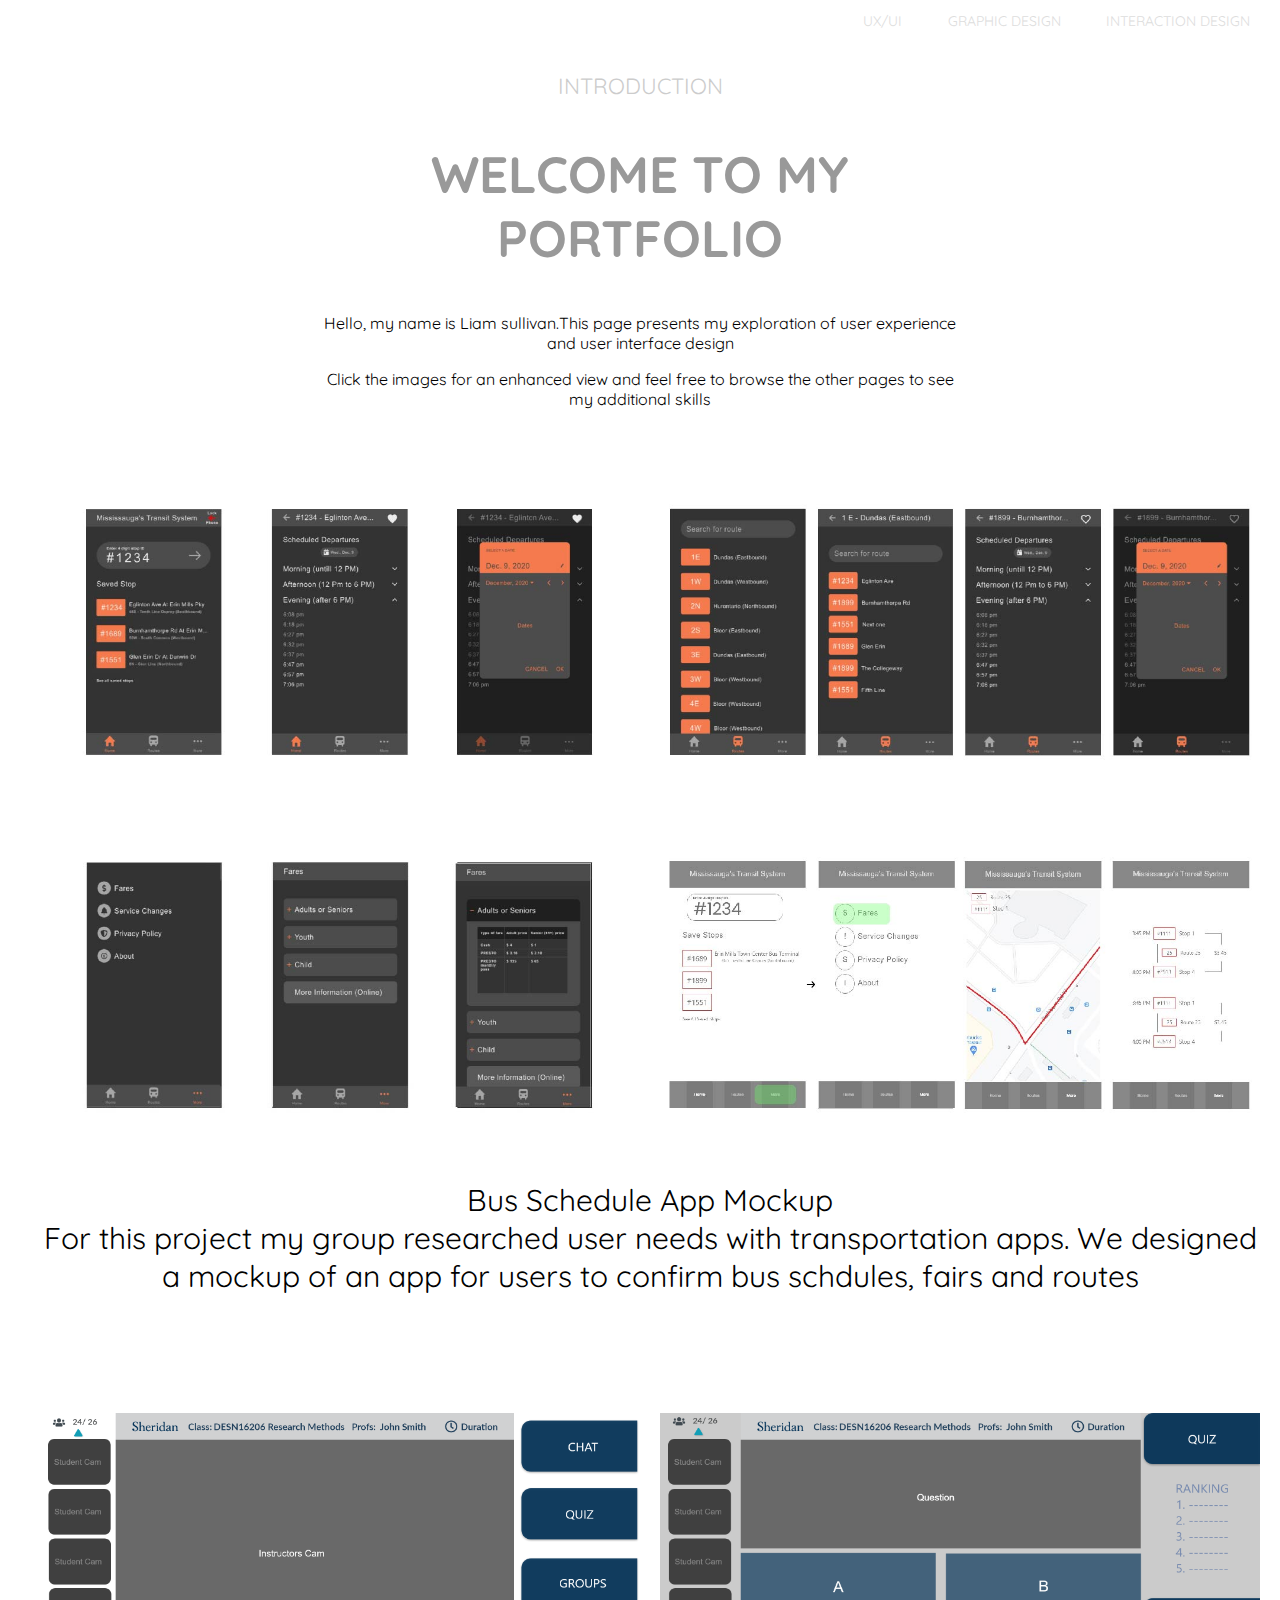
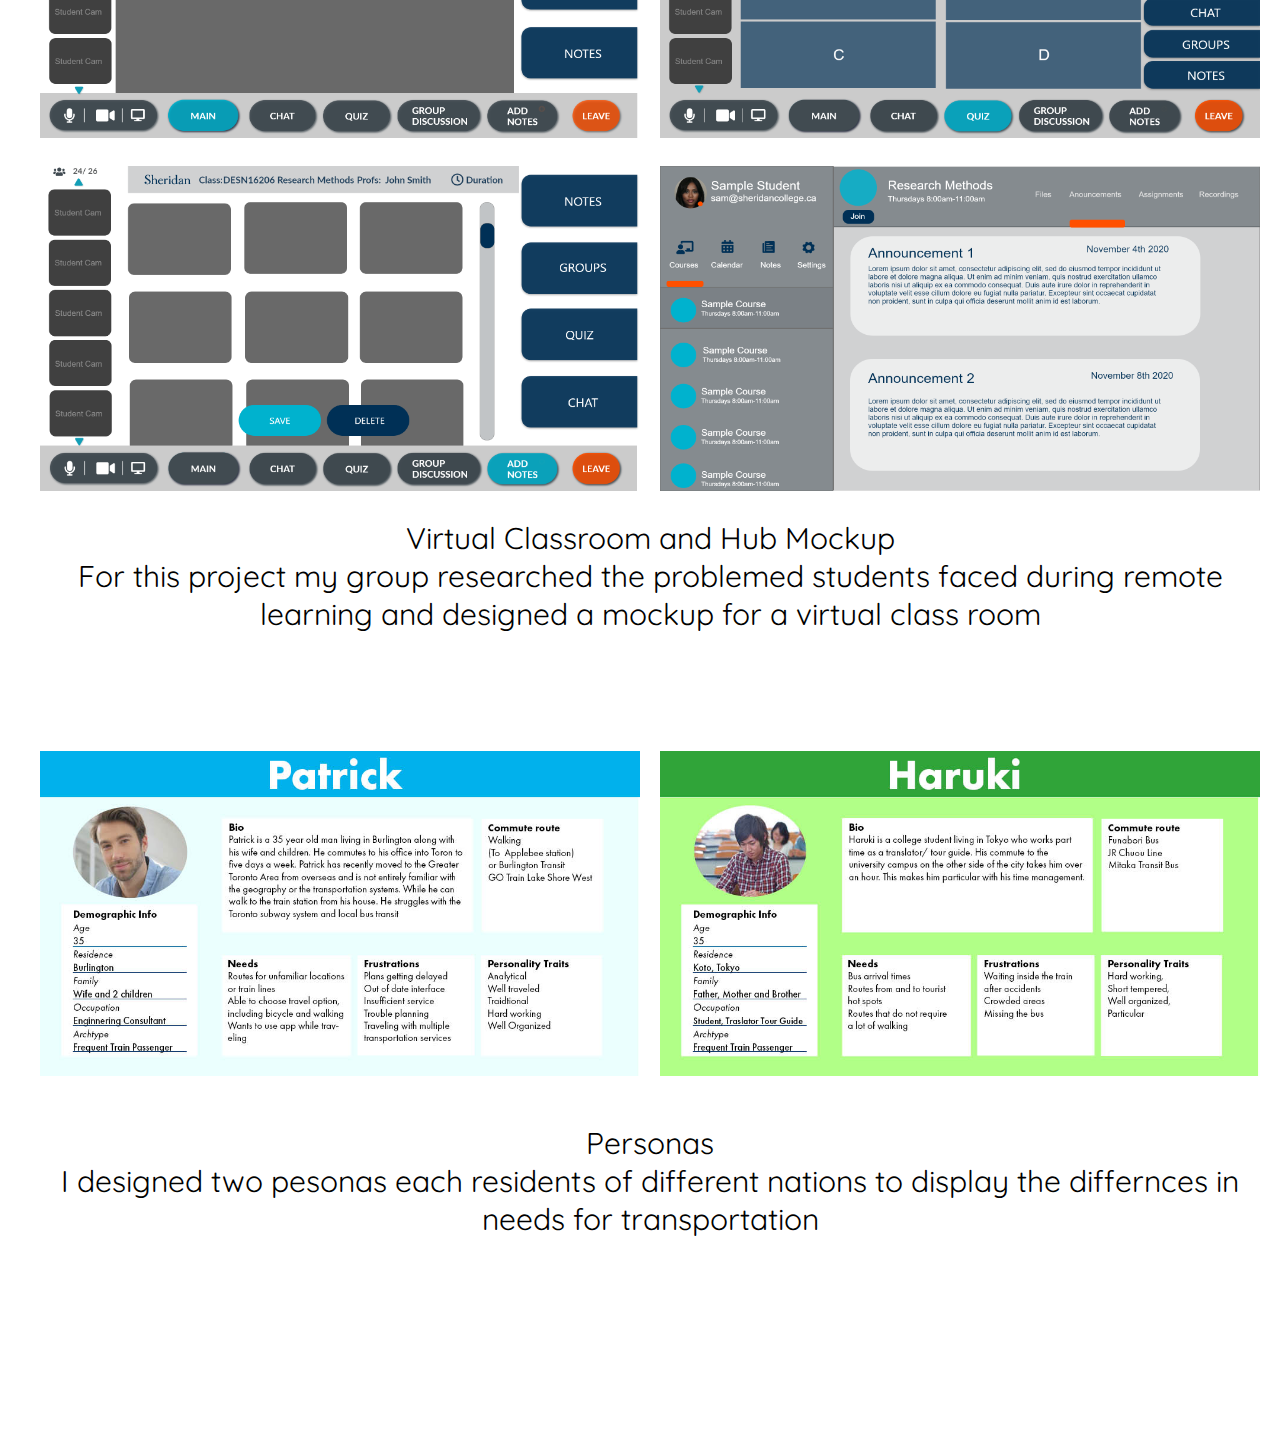
<file: UI_UX.html>
<!DOCTYPE html>
<html lang="en">

<head>
    <meta charset="utf-8">
    <meta name="viewport" content="width=device-width, initial-scale=1.0">
    <title>LiamS_Portfolio</title>

    <!--    Load Font      -->
    <link href="https://fonts.googleapis.com/css2?family=Prompt:wght@300&display=swap" rel="stylesheet">
    <link rel="stylesheet" href="css/site.css">

</head>
<body>
    <div id="wrapper">
        <div id="dark">
            <header>

                <nav class="menu" id="siteNav">
                    <ul>
                        <li><a href="UI_UX.html" class="current">UX/UI</a></li> 
                        <li><a href="graphic_design.html" class="current">Graphic Design</a></li> 
                        <li><a href="interaction.html">Interaction Design</a></li>
                    </ul>
                </nav>
            </header>
        </div>
        <div class="section-head">
            <p class="intro">Introduction</p>
            <h2>Welcome to my Portfolio</h2>
            <p>Hello, my name is Liam sullivan.This page presents my exploration of user experience and user interface design</p>
            <p>Click the images for an enhanced view and feel free to browse the other pages to see my additional skills</p>

        </div>
    </div>


      <div class="grid-container">
        <div class="project1picture1">
            <img onclick="ShowImg('Low Fildelity Prototype: Bookmarking frequent route', this)" src="img/UI1.jpg" class="sidebyside"/>
        </div>
        <div class="project1picture2">
            <img onclick="ShowImg('Low Fildelity Prototype: Searching route and schedule', this)" src="img/UI2.jpg" class="sidebyside"/>
        </div>
        <div class="project1picture3">
            <img onclick="ShowImg('Low Fildelity Prototype: Checking map and fair', this)" src="img/UI3.jpg" class="sidebyside"/>
        </div>
        <div class="project1picture4">
            <img onclick="ShowImg('Low fidelity Prototype', this)" src="img/UI4.jpg" class="sidebyside"/>
        </div>
        <div class="p1d">
            <div style="text-align: center;">
                Bus Schedule App Mockup<br>
                For this project my group researched user needs with transportation apps. We designed a mockup of an app for users to confirm bus schdules, fairs and routes<p><br></p>
            </div>
        </div>
        <div class="project2picture1">
            <img onclick="ShowImg('Virtual classroom main screen', this)" src="img/UI5.png" class="sidebyside"/>
        </div>
        <div class="project2picture2">
            <img onclick="ShowImg('Virtual classroom quiz screen: ', this)" src="img/UI6.png" class="sidebyside"/>
        </div>
        <div class="project2picture3">
            <img onclick="ShowImg('LVirtual classroom record user recorded section', this)" src="img/UI7.png" class="sidebyside"/>
        </div>
        <div class="project2picture4">
            <img onclick="ShowImg('Class hub', this)" src="img/UI8.png" class="sidebyside"/>
        </div>
        <div class="p2d">
            <div style="text-align: center;">
                Virtual Classroom and Hub Mockup<br>
                For this project my group researched the problemed students faced during remote learning and designed a mockup for a virtual class room<p><br></p>
            </div>
        </div>
        <div class="project3picture1">
            <img onclick="ShowImg('Canada Resident Persona', this)" src="img/persona1.jpg" class="sidebyside"/>
        </div>
        <div class="project3picture2">
            <img onclick="ShowImg('Japan Resident Persona', this)" src="img/persona2.jpg" class="sidebyside"/>
        </div>
       <div class="project3picture3">
        </div>
        <div class="project3picture4">
        </div>
        <div class="p3d">
            <div style="text-align: center;">
                Personas<br>
                I designed two pesonas each residents of different nations to display the differnces in needs for transportation<p><br></p>
            </div>
      </div>
      <div id="myModal" class="modal">
        <span class="close">&times;</span>
        <img class="modal-content" id="img01">
        <div id="caption"></div>
      </div>
      <p><br></p><br>
</body>
<script>
    // Get the modal
    var modal = document.getElementById("myModal");
    
    // Get the image and insert it inside the modal - use its "alt" text as a caption
    var captionText = document.getElementById("caption");
    function ShowImg(caption, el){
      var img = el
      var modalImg = document.getElementById("img01");
      modal.style.display = "block";
      modalImg.src = el.src;
      captionText.innerHTML = caption;
    }
    // img.onclick = function(){
    //   modal.style.display = "block";
    //   modalImg.src = this.src;
    //   captionText.innerHTML = this.alt;
    // }
    
    // Get the <span> element that closes the modal
    var span = document.getElementsByClassName("close")[0];
    
    // When the user clicks on <span> (x), close the modal
    span.onclick = function() { 
      modal.style.display = "none";
    }
</script>
</html>
</file>
<file: css/site.css>
@font-face {
  font-family: Quicksand;
  src: url(Quicksand-VariableFont_wght.ttf);
}


body {
  margin: 0;
  padding: 0;
  /*line-height: 1.8em;*/
  font-family: 'Quicksand';
  overflow-x: hidden;
}


#dark {
    background: linear-gradient(0deg, rgba(0, 0, 0, 0) 90%, rgba(0, 0, 0, 1) 100%);
}
#wrapper {
    /* position: absolute; */
    z-index: 200;
}
#siteNav ul {
    list-style-type: none;
    margin: 0;
    padding: 0;
}
#siteNav ul li {
    display: inline;
}
#siteNav ul li a {
    padding: 10px 20px;
    color: #ddd;
    text-transform: uppercase;
    font-size: 14px;
    text-align: center;
    text-decoration: none;
    transition: all 0.5s;
}
.current {
    border: 1px #fff solid;
}
#siteNav ul li a:hover {
    background: #aaa;
    color: #333;
}

.logo {
    float: left;
    width: 200px;
}
.logo img {
    max-width: 150px;
}
.menu {
    float: right;
    padding: 10px;
    text-align: right;
}
.featured {
    clear: both;
    width: 100%;
    height: 500px;
    background-color: rgb(220, 220, 220);
    display: grid;
}
.section-head {
    padding: 50px 25% 30px 25%;
    text-align: center;
}
.section-head .intro {
    text-transform: uppercase;
    font-size: 22px;
    color: #ccc;
}
.section-head h2 {
    text-transform: uppercase;
    font-size: 3.2em;
    color: #999;
}
.section-head .sub {
    font-style: italic;
    font-size: 1.7em;
    color: #333;
}
.section-head h3::before {
    content: "";
    display: block;
    margin: 0 auto 20px;
    width: 100px;
    border-top: 3px solid #000;
}
.section-head h3 {
    text-transform: uppercase;
    font-size: 2em;
    color: #333;
}

.button {
    font-size: 0.8em;
    text-transform: uppercase;
    color: #333;
    display: inline-block;
    text-align: center;
    text-decoration: none;
    padding: 10px 20px;
    border: 1px #333 solid;
    transition: all 0.5s;
}
.button:hover {
    background: #333;
    color: #fff;
}
.grid-container {
    margin: 20px auto;
    width:1200px;
    height:300px;
    background-color:#fff;

    grid-row: auto auto;
    grid-column-gap: 20px;
    grid-row-gap: 20px;
      display: grid;
      grid-template-columns: repeat(2, 1fr);
      grid-template-areas:
        "project1picture1 project1picture2"
        "project1picture3 project1picture4"
        "project1description project1description"
        "project2picture1 project2picture2"
        "project2picture3 project2picture4"
        "project2description project2description"
        "project3picture1 project3picture2"
        "project3picture3 project3picture4"
        "project3description project3description";
        font-size: 30px;
  }

  .p1d {
    grid-area: project1description;
  }

  .p2d {
    grid-area: project2description;
  }

  .p3d {
    grid-area: project3description;
  }

  .sidebyside {
      width: 600px;
      height: 325px;
  }

  .center {
    display: block;
    margin-left: auto;
    margin-right: auto;
    width: 50%;
  }
  
  #myImg {
    border-radius: 5px;
    cursor: pointer;
    transition: 0.3s;
  }
  
  #myImg:hover {opacity: 0.7;}
  
  /* The Modal (background) */
  .modal {
    display: none; /* Hidden by default */
    position: fixed; /* Stay in place */
    z-index: 1; /* Sit on top */
    padding-top: 100px; /* Location of the box */
    left: 0;
    top: 0;
    width: 100%; /* Full width */
    height: 100%; /* Full height */
    overflow: auto; /* Enable scroll if needed */
    background-color: rgb(0,0,0); /* Fallback color */
    background-color: rgba(0,0,0,0.9); /* Black w/ opacity */
  }
  
  /* Modal Content (Image) */
  .modal-content {
    margin: auto;
    display: block;
    width: 100%;
    max-width: 1200px;
  }
  
  /* Caption of Modal Image (Image Text) - Same Width as the Image */
  #caption {
    margin: auto;
    display: block;
    width: 80%;
    max-width: 1000px;
    text-align: center;
    color: #ccc;
    padding: 10px 0;
    height: 150px;
  }
  
  /* Add Animation - Zoom in the Modal */
  .modal-content, #caption {
    animation-name: zoom;
    animation-duration: 0.6s;
  }
  
  @keyframes zoom {
    from {transform:scale(0)}
    to {transform:scale(1)}
  }
  
  /* The Close Button */
  .close {
    position: absolute;
    top: 15px;
    right: 35px;
    color: #f1f1f1;
    font-size: 40px;
    font-weight: bold;
    transition: 0.3s;
  }
  
  .close:hover,
  .close:focus {
    color: #bbb;
    text-decoration: none;
    cursor: pointer;
  }
  
  /* 100% Image Width on Smaller Screens */
  @media only screen and (max-width: 700px){
    .modal-content {
      width: 100%;
    }
  }
    
  .after {
      text-align: center;
      z-index: 1; /* Sit on top */
      padding-top: 500px; /* Location of the box */
      left: 0;
      top: 0;
      width: 100%; /* Full width */
      height: 100%; /* Full height */
      overflow: auto; /* Enable scroll if needed */
  }
</file>
